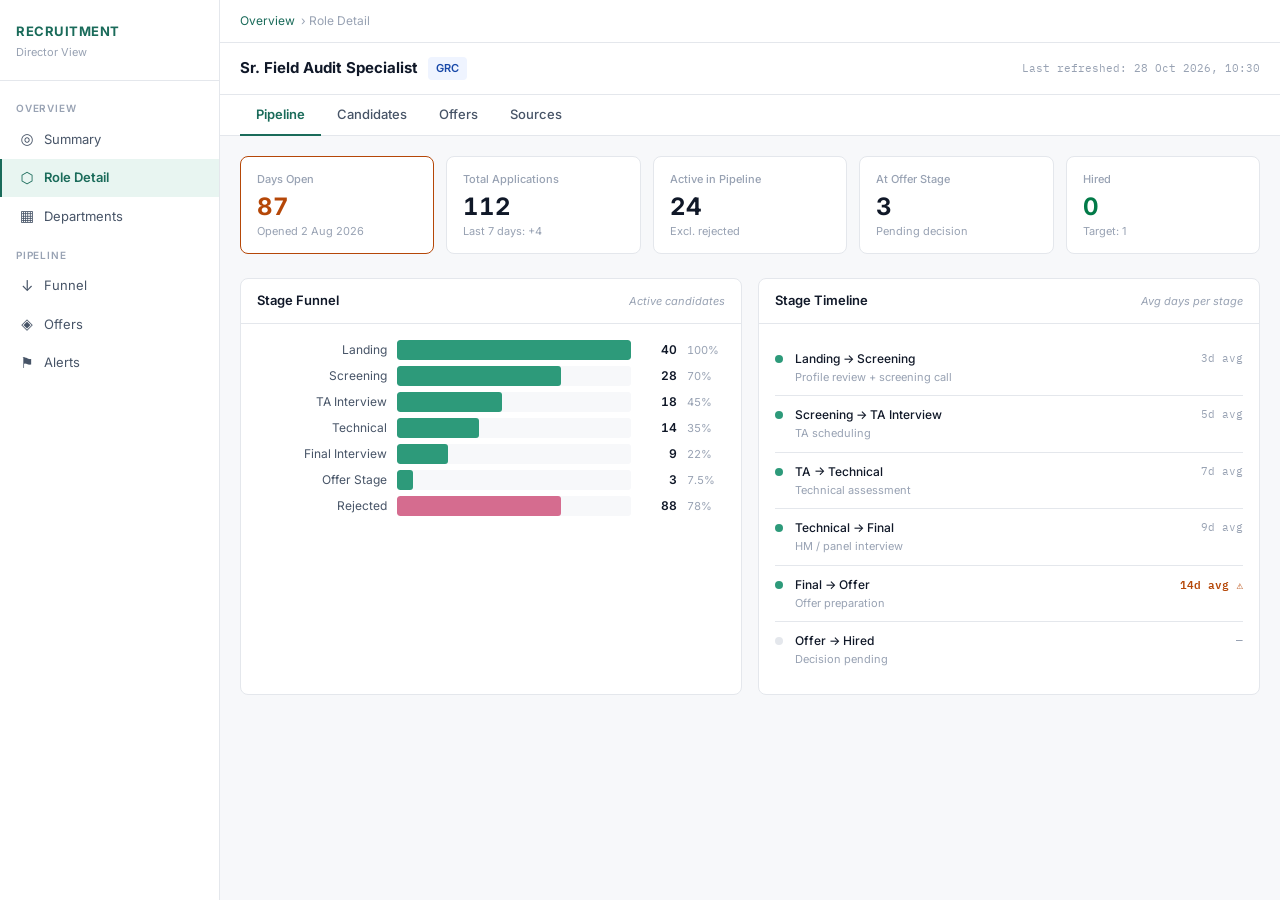
<file: media/Recruitment Detail.html>
<!doctype html><html><head><meta charset=utf8><meta name=viewport content="width=device-width,initial-scale=1,viewport-fit=cover"><style>:root{color-scheme:light;box-sizing:border-box;padding-top:env(safe-area-inset-top,0px);padding-bottom:env(safe-area-inset-bottom,0px)}html{scroll-padding-top:env(safe-area-inset-top,0px)}body{margin:0;padding:0;font:14px -apple-system,BlinkMacSystemFont,sans-serif;background:#fff;color:#000}img{max-width:100%}[hidden]:not([hidden=until-found i]){display:none!important}</style></head><body>
<title>Recruitment Detail</title>
<meta name="claude:viewport-fit-sides" content="cover">
<link rel="stylesheet" href="https://fonts.googleapis.com/css2?family=Inter:wght@400;500;600;700&family=IBM+Plex+Mono:wght@400;500&display=swap">

<style>
/* Layout: sidebar nav + main content, tabs for sub-pages */
:root {
  --bg: #F7F8FA;
  --surface: #FFFFFF;
  --border: #E4E7EC;
  --fg: #101828;
  --fg-2: #475467;
  --fg-3: #98A2B3;
  --accent: #1A6B5A;
  --accent-light: #E8F5F1;
  --accent-mid: #2D9A7A;
  --warn: #B54708;
  --warn-bg: #FEF6EE;
  --red: #C01048;
  --red-bg: #FFF1F3;
  --blue: #1849A9;
  --blue-bg: #EFF4FF;
  --amber: #B45309;
  --amber-bg: #FFFAEB;
  --green: #027A48;
  --green-bg: #ECFDF3;
  color-scheme: light;
}
@media (prefers-color-scheme: dark) {
  :root:not([data-theme="light"]) {
    --bg: #0F1217;
    --surface: #1A1F28;
    --border: #2A3142;
    --fg: #F0F4FF;
    --fg-2: #8B95A8;
    --fg-3: #4A5568;
    --accent: #2D9A7A;
    --accent-light: #0D2B23;
    --accent-mid: #3DB891;
    --warn: #E07B2A;
    --warn-bg: #1F1208;
    --red: #F06090;
    --red-bg: #1F0812;
    --blue: #6B9BF5;
    --blue-bg: #0A1430;
    --amber: #F0B429;
    --amber-bg: #1F1500;
    --green: #3ECF8E;
    --green-bg: #0A2018;
    color-scheme: dark;
  }
}
:root[data-theme="dark"] {
  --bg: #0F1217; --surface: #1A1F28; --border: #2A3142;
  --fg: #F0F4FF; --fg-2: #8B95A8; --fg-3: #4A5568;
  --accent: #2D9A7A; --accent-light: #0D2B23; --accent-mid: #3DB891;
  --warn: #E07B2A; --warn-bg: #1F1208; --red: #F06090; --red-bg: #1F0812;
  --blue: #6B9BF5; --blue-bg: #0A1430; --amber: #F0B429; --amber-bg: #1F1500;
  --green: #3ECF8E; --green-bg: #0A2018;
  color-scheme: dark;
}

*, *::before, *::after { box-sizing: border-box; margin: 0; padding: 0; }

body {
  font-family: 'Inter', system-ui, sans-serif;
  background: var(--bg);
  color: var(--fg);
  font-size: 14px;
  line-height: 1.5;
  padding-left: max(0px, env(safe-area-inset-left, 0px));
  padding-right: max(0px, env(safe-area-inset-right, 0px));
}

/* ── LAYOUT ── */
.shell {
  display: flex;
  min-height: 100vh;
}

/* Sidebar */
.sidebar {
  width: 220px;
  flex-shrink: 0;
  background: var(--surface);
  border-right: 1px solid var(--border);
  display: flex;
  flex-direction: column;
  padding: 20px 0;
  position: sticky;
  top: 0;
  height: 100vh;
  overflow-y: auto;
}
.sidebar-logo {
  padding: 0 16px 20px;
  border-bottom: 1px solid var(--border);
  margin-bottom: 8px;
}
.sidebar-logo span {
  font-size: 13px;
  font-weight: 700;
  color: var(--accent);
  letter-spacing: 0.04em;
  text-transform: uppercase;
}
.sidebar-logo .sub {
  font-size: 11px;
  color: var(--fg-3);
  font-weight: 400;
  text-transform: none;
  letter-spacing: 0;
  display: block;
  margin-top: 2px;
}
.nav-group-label {
  font-size: 10px;
  font-weight: 600;
  color: var(--fg-3);
  letter-spacing: 0.08em;
  text-transform: uppercase;
  padding: 12px 16px 4px;
}
.nav-item {
  display: flex;
  align-items: center;
  gap: 8px;
  padding: 8px 16px;
  font-size: 13px;
  color: var(--fg-2);
  cursor: pointer;
  border-radius: 0;
  transition: background 0.1s, color 0.1s;
  border-left: 2px solid transparent;
}
.nav-item:hover { background: var(--bg); color: var(--fg); }
.nav-item.active { 
  background: var(--accent-light); 
  color: var(--accent); 
  border-left-color: var(--accent);
  font-weight: 600;
}
.nav-icon { font-size: 15px; width: 18px; text-align: center; }

/* Main */
.main {
  flex: 1;
  min-width: 0;
  display: flex;
  flex-direction: column;
}

/* Top bar */
.topbar {
  background: var(--surface);
  border-bottom: 1px solid var(--border);
  padding: 14px max(20px, env(safe-area-inset-right, 0px)) 14px max(20px, env(safe-area-inset-left, 0px));
  display: flex;
  align-items: center;
  justify-content: space-between;
  gap: 12px;
  flex-wrap: wrap;
}
.page-title {
  font-size: 15px;
  font-weight: 700;
  color: var(--fg);
}
.topbar-right {
  display: flex;
  align-items: center;
  gap: 10px;
}
.badge-dept {
  font-size: 11px;
  font-weight: 600;
  padding: 3px 8px;
  border-radius: 4px;
  background: var(--blue-bg);
  color: var(--blue);
}
.refresh-label {
  font-size: 11px;
  color: var(--fg-3);
  font-family: 'IBM Plex Mono', monospace;
}

/* Tabs */
.tabs {
  display: flex;
  gap: 0;
  border-bottom: 1px solid var(--border);
  background: var(--surface);
  padding: 0 max(20px, env(safe-area-inset-left, 0px));
}
.tab {
  padding: 10px 16px;
  font-size: 13px;
  font-weight: 500;
  color: var(--fg-2);
  cursor: pointer;
  border-bottom: 2px solid transparent;
  margin-bottom: -1px;
  white-space: nowrap;
}
.tab:hover { color: var(--fg); }
.tab.active { color: var(--accent); border-bottom-color: var(--accent); font-weight: 600; }

/* Content area */
.content {
  padding: 20px max(20px, env(safe-area-inset-right, 0px)) 32px max(20px, env(safe-area-inset-left, 0px));
}
.tab-panel { display: none; }
.tab-panel.active { display: block; }

/* ── COMPONENTS ── */
.section-label {
  font-size: 11px;
  font-weight: 600;
  color: var(--fg-3);
  letter-spacing: 0.06em;
  text-transform: uppercase;
  margin-bottom: 10px;
}

/* KPI row */
.kpi-row {
  display: grid;
  grid-template-columns: repeat(auto-fit, minmax(130px, 1fr));
  gap: 12px;
  margin-bottom: 24px;
}
.kpi-card {
  background: var(--surface);
  border: 1px solid var(--border);
  border-radius: 8px;
  padding: 14px 16px;
}
.kpi-label {
  font-size: 11px;
  color: var(--fg-3);
  font-weight: 500;
  margin-bottom: 6px;
}
.kpi-value {
  font-size: 24px;
  font-weight: 700;
  color: var(--fg);
  font-variant-numeric: tabular-nums;
  line-height: 1.1;
}
.kpi-sub {
  font-size: 11px;
  color: var(--fg-3);
  margin-top: 3px;
}
.kpi-card.warn { border-color: var(--warn); }
.kpi-card.warn .kpi-value { color: var(--warn); }
.kpi-card.green .kpi-value { color: var(--green); }

/* Panel card */
.panel {
  background: var(--surface);
  border: 1px solid var(--border);
  border-radius: 8px;
  margin-bottom: 16px;
  overflow: hidden;
}
.panel-head {
  padding: 12px 16px;
  border-bottom: 1px solid var(--border);
  display: flex;
  align-items: center;
  justify-content: space-between;
  gap: 8px;
}
.panel-title {
  font-size: 13px;
  font-weight: 600;
  color: var(--fg);
}
.panel-body { padding: 16px; }

/* Funnel */
.funnel {
  display: flex;
  flex-direction: column;
  gap: 6px;
}
.funnel-row {
  display: flex;
  align-items: center;
  gap: 10px;
}
.funnel-label {
  width: 130px;
  flex-shrink: 0;
  font-size: 12px;
  color: var(--fg-2);
  text-align: right;
}
.funnel-bar-wrap {
  flex: 1;
  height: 20px;
  background: var(--bg);
  border-radius: 3px;
  overflow: hidden;
  min-width: 0;
}
.funnel-bar {
  height: 100%;
  border-radius: 3px;
  background: var(--accent-mid);
  transition: width 0.4s ease;
}
.funnel-bar.rejected { background: var(--red); opacity: 0.6; }
.funnel-count {
  width: 36px;
  flex-shrink: 0;
  font-size: 12px;
  font-weight: 600;
  color: var(--fg);
  font-variant-numeric: tabular-nums;
  text-align: right;
}
.funnel-pct {
  width: 38px;
  flex-shrink: 0;
  font-size: 11px;
  color: var(--fg-3);
  font-variant-numeric: tabular-nums;
}

/* Table */
.data-table {
  width: 100%;
  border-collapse: collapse;
  font-size: 12px;
}
.data-table th {
  text-align: left;
  font-size: 10px;
  font-weight: 600;
  letter-spacing: 0.06em;
  text-transform: uppercase;
  color: var(--fg-3);
  padding: 8px 12px;
  border-bottom: 1px solid var(--border);
  white-space: nowrap;
}
.data-table td {
  padding: 10px 12px;
  border-bottom: 1px solid var(--border);
  color: var(--fg);
  vertical-align: middle;
}
.data-table tr:last-child td { border-bottom: none; }
.data-table tr:hover td { background: var(--bg); }
.candidate-name { font-weight: 500; }
.candidate-email { font-size: 11px; color: var(--fg-3); margin-top: 1px; }

/* Chips / badges */
.chip {
  display: inline-flex;
  align-items: center;
  padding: 2px 8px;
  border-radius: 100px;
  font-size: 11px;
  font-weight: 500;
  white-space: nowrap;
}
.chip.landing { background: var(--bg); color: var(--fg-2); border: 1px solid var(--border); }
.chip.screening { background: var(--blue-bg); color: var(--blue); }
.chip.ta { background: var(--accent-light); color: var(--accent); }
.chip.technical { background: var(--blue-bg); color: var(--blue); }
.chip.final { background: var(--amber-bg); color: var(--amber); }
.chip.offer { background: var(--warn-bg); color: var(--warn); }
.chip.hired { background: var(--green-bg); color: var(--green); }
.chip.rejected { background: var(--red-bg); color: var(--red); }

.days-num {
  font-family: 'IBM Plex Mono', monospace;
  font-size: 12px;
  font-variant-numeric: tabular-nums;
}
.days-num.warn { color: var(--warn); font-weight: 600; }
.days-num.crit { color: var(--red); font-weight: 600; }

/* Two-col grid */
.two-col { display: grid; grid-template-columns: 1fr 1fr; gap: 16px; }

/* Mini timeline */
.timeline {
  display: flex;
  flex-direction: column;
  gap: 0;
}
.tl-row {
  display: flex;
  gap: 12px;
  padding: 10px 0;
  border-bottom: 1px solid var(--border);
  align-items: flex-start;
}
.tl-row:last-child { border-bottom: none; }
.tl-dot {
  width: 8px;
  height: 8px;
  border-radius: 50%;
  background: var(--accent-mid);
  margin-top: 5px;
  flex-shrink: 0;
}
.tl-dot.inactive { background: var(--border); }
.tl-content { flex: 1; min-width: 0; }
.tl-stage { font-size: 12px; font-weight: 500; }
.tl-meta { font-size: 11px; color: var(--fg-3); margin-top: 1px; }
.tl-days {
  font-size: 11px;
  font-family: 'IBM Plex Mono', monospace;
  color: var(--fg-3);
  white-space: nowrap;
}

/* Source breakdown */
.source-row {
  display: flex;
  align-items: center;
  gap: 10px;
  padding: 7px 0;
  border-bottom: 1px solid var(--border);
  font-size: 12px;
}
.source-row:last-child { border-bottom: none; }
.source-name { flex: 1; color: var(--fg-2); }
.source-bar-wrap { width: 100px; height: 6px; background: var(--bg); border-radius: 3px; flex-shrink: 0; }
.source-bar { height: 100%; border-radius: 3px; background: var(--accent-mid); }
.source-count { width: 28px; text-align: right; font-weight: 600; font-variant-numeric: tabular-nums; }

/* Offer table */
.status-pill {
  display: inline-flex;
  align-items: center;
  gap: 4px;
  padding: 3px 8px;
  border-radius: 4px;
  font-size: 11px;
  font-weight: 600;
}
.status-pill.pending { background: var(--amber-bg); color: var(--amber); }
.status-pill.accepted { background: var(--green-bg); color: var(--green); }
.status-pill.sent { background: var(--blue-bg); color: var(--blue); }

/* Empty + note */
.note {
  font-size: 11px;
  color: var(--fg-3);
  font-style: italic;
}

/* Back breadcrumb */
.breadcrumb {
  font-size: 12px;
  color: var(--fg-3);
  display: flex;
  align-items: center;
  gap: 6px;
  padding: 12px max(20px, env(safe-area-inset-left, 0px));
  border-bottom: 1px solid var(--border);
  background: var(--surface);
}
.breadcrumb span { color: var(--accent); cursor: pointer; }
.breadcrumb span:hover { text-decoration: underline; }

/* Responsive */
@media (max-width: 700px) {
  .sidebar { display: none; }
  .two-col { grid-template-columns: 1fr; }
  .funnel-label { width: 90px; font-size: 11px; }
  .kpi-value { font-size: 20px; }
}
</style>

<div class="shell">
  <!-- Sidebar -->
  <nav class="sidebar">
    <div class="sidebar-logo">
      <span>Recruitment</span>
      <span class="sub">Director View</span>
    </div>
    <span class="nav-group-label">Overview</span>
    <div class="nav-item"><span class="nav-icon">◎</span> Summary</div>
    <div class="nav-item active"><span class="nav-icon">⬡</span> Role Detail</div>
    <div class="nav-item"><span class="nav-icon">▦</span> Departments</div>
    <span class="nav-group-label">Pipeline</span>
    <div class="nav-item"><span class="nav-icon">↓</span> Funnel</div>
    <div class="nav-item"><span class="nav-icon">◈</span> Offers</div>
    <div class="nav-item"><span class="nav-icon">⚑</span> Alerts</div>
  </nav>

  <!-- Main -->
  <div class="main">
    <!-- Breadcrumb -->
    <div class="breadcrumb">
      <span>Overview</span> › Role Detail
    </div>

    <!-- Top bar -->
    <div class="topbar">
      <div style="display:flex;align-items:center;gap:10px;flex-wrap:wrap;">
        <div class="page-title">Sr. Field Audit Specialist</div>
        <div class="badge-dept">GRC</div>
      </div>
      <div class="topbar-right">
        <span class="refresh-label">Last refreshed: 28 Oct 2026, 10:30</span>
      </div>
    </div>

    <!-- Tabs -->
    <div class="tabs">
      <div class="tab active" onclick="switchTab('pipeline',this)">Pipeline</div>
      <div class="tab" onclick="switchTab('candidates',this)">Candidates</div>
      <div class="tab" onclick="switchTab('offers',this)">Offers</div>
      <div class="tab" onclick="switchTab('sources',this)">Sources</div>
    </div>

    <!-- PIPELINE TAB -->
    <div class="content">
      <div class="tab-panel active" id="tab-pipeline">
        <!-- KPIs -->
        <div class="kpi-row">
          <div class="kpi-card warn">
            <div class="kpi-label">Days Open</div>
            <div class="kpi-value">87</div>
            <div class="kpi-sub">Opened 2 Aug 2026</div>
          </div>
          <div class="kpi-card">
            <div class="kpi-label">Total Applications</div>
            <div class="kpi-value">112</div>
            <div class="kpi-sub">Last 7 days: +4</div>
          </div>
          <div class="kpi-card">
            <div class="kpi-label">Active in Pipeline</div>
            <div class="kpi-value">24</div>
            <div class="kpi-sub">Excl. rejected</div>
          </div>
          <div class="kpi-card">
            <div class="kpi-label">At Offer Stage</div>
            <div class="kpi-value">3</div>
            <div class="kpi-sub">Pending decision</div>
          </div>
          <div class="kpi-card green">
            <div class="kpi-label">Hired</div>
            <div class="kpi-value">0</div>
            <div class="kpi-sub">Target: 1</div>
          </div>
        </div>

        <!-- Funnel + stage history -->
        <div class="two-col">
          <div class="panel">
            <div class="panel-head">
              <span class="panel-title">Stage Funnel</span>
              <span class="note">Active candidates</span>
            </div>
            <div class="panel-body">
              <div class="funnel">
                <div class="funnel-row">
                  <span class="funnel-label">Landing</span>
                  <div class="funnel-bar-wrap"><div class="funnel-bar" style="width:100%"></div></div>
                  <span class="funnel-count">40</span>
                  <span class="funnel-pct">100%</span>
                </div>
                <div class="funnel-row">
                  <span class="funnel-label">Screening</span>
                  <div class="funnel-bar-wrap"><div class="funnel-bar" style="width:70%"></div></div>
                  <span class="funnel-count">28</span>
                  <span class="funnel-pct">70%</span>
                </div>
                <div class="funnel-row">
                  <span class="funnel-label">TA Interview</span>
                  <div class="funnel-bar-wrap"><div class="funnel-bar" style="width:45%"></div></div>
                  <span class="funnel-count">18</span>
                  <span class="funnel-pct">45%</span>
                </div>
                <div class="funnel-row">
                  <span class="funnel-label">Technical</span>
                  <div class="funnel-bar-wrap"><div class="funnel-bar" style="width:35%"></div></div>
                  <span class="funnel-count">14</span>
                  <span class="funnel-pct">35%</span>
                </div>
                <div class="funnel-row">
                  <span class="funnel-label">Final Interview</span>
                  <div class="funnel-bar-wrap"><div class="funnel-bar" style="width:22%"></div></div>
                  <span class="funnel-count">9</span>
                  <span class="funnel-pct">22%</span>
                </div>
                <div class="funnel-row">
                  <span class="funnel-label">Offer Stage</span>
                  <div class="funnel-bar-wrap"><div class="funnel-bar" style="width:7%"></div></div>
                  <span class="funnel-count">3</span>
                  <span class="funnel-pct">7.5%</span>
                </div>
                <div class="funnel-row">
                  <span class="funnel-label">Rejected</span>
                  <div class="funnel-bar-wrap"><div class="funnel-bar rejected" style="width:70%"></div></div>
                  <span class="funnel-count">88</span>
                  <span class="funnel-pct">78%</span>
                </div>
              </div>
            </div>
          </div>

          <div class="panel">
            <div class="panel-head">
              <span class="panel-title">Stage Timeline</span>
              <span class="note">Avg days per stage</span>
            </div>
            <div class="panel-body">
              <div class="timeline">
                <div class="tl-row">
                  <div class="tl-dot"></div>
                  <div class="tl-content">
                    <div class="tl-stage">Landing → Screening</div>
                    <div class="tl-meta">Profile review + screening call</div>
                  </div>
                  <span class="tl-days">3d avg</span>
                </div>
                <div class="tl-row">
                  <div class="tl-dot"></div>
                  <div class="tl-content">
                    <div class="tl-stage">Screening → TA Interview</div>
                    <div class="tl-meta">TA scheduling</div>
                  </div>
                  <span class="tl-days">5d avg</span>
                </div>
                <div class="tl-row">
                  <div class="tl-dot"></div>
                  <div class="tl-content">
                    <div class="tl-stage">TA → Technical</div>
                    <div class="tl-meta">Technical assessment</div>
                  </div>
                  <span class="tl-days">7d avg</span>
                </div>
                <div class="tl-row">
                  <div class="tl-dot"></div>
                  <div class="tl-content">
                    <div class="tl-stage">Technical → Final</div>
                    <div class="tl-meta">HM / panel interview</div>
                  </div>
                  <span class="tl-days">9d avg</span>
                </div>
                <div class="tl-row">
                  <div class="tl-dot"></div>
                  <div class="tl-content">
                    <div class="tl-stage">Final → Offer</div>
                    <div class="tl-meta">Offer preparation</div>
                  </div>
                  <span class="tl-days" style="color:var(--warn);font-weight:600;">14d avg ⚠</span>
                </div>
                <div class="tl-row">
                  <div class="tl-dot inactive"></div>
                  <div class="tl-content">
                    <div class="tl-stage">Offer → Hired</div>
                    <div class="tl-meta">Decision pending</div>
                  </div>
                  <span class="tl-days">—</span>
                </div>
              </div>
            </div>
          </div>
        </div>
      </div>

      <!-- CANDIDATES TAB -->
      <div class="tab-panel" id="tab-candidates">
        <div class="panel">
          <div class="panel-head">
            <span class="panel-title">Active Candidates</span>
            <span class="note">24 active · sorted by days in stage</span>
          </div>
          <div style="overflow-x:auto;">
            <table class="data-table">
              <thead>
                <tr>
                  <th>Candidate</th>
                  <th>Current Stage</th>
                  <th>Days in Stage</th>
                  <th>Source</th>
                  <th>Recruiter</th>
                </tr>
              </thead>
              <tbody>
                <tr>
                  <td><div class="candidate-name">Ahmed Kamal</div><div class="candidate-email">ahmed.k@gmail.com</div></td>
                  <td><span class="chip offer">Offer Stage</span></td>
                  <td><span class="days-num crit">18d</span></td>
                  <td>LinkedIn</td>
                  <td>Sara M.</td>
                </tr>
                <tr>
                  <td><div class="candidate-name">Nour Hassan</div><div class="candidate-email">nour.h@outlook.com</div></td>
                  <td><span class="chip offer">Offer Stage</span></td>
                  <td><span class="days-num warn">12d</span></td>
                  <td>Referral</td>
                  <td>Sara M.</td>
                </tr>
                <tr>
                  <td><div class="candidate-name">Mohamed Adel</div><div class="candidate-email">m.adel@yahoo.com</div></td>
                  <td><span class="chip final">Final Interview</span></td>
                  <td><span class="days-num warn">9d</span></td>
                  <td>Indeed</td>
                  <td>Sara M.</td>
                </tr>
                <tr>
                  <td><div class="candidate-name">Rana Ibrahim</div><div class="candidate-email">rana.i@gmail.com</div></td>
                  <td><span class="chip technical">Technical</span></td>
                  <td><span class="days-num">6d</span></td>
                  <td>LinkedIn</td>
                  <td>Sara M.</td>
                </tr>
                <tr>
                  <td><div class="candidate-name">Youssef Ali</div><div class="candidate-email">y.ali@gmail.com</div></td>
                  <td><span class="chip ta">TA Interview</span></td>
                  <td><span class="days-num">4d</span></td>
                  <td>Website</td>
                  <td>Sara M.</td>
                </tr>
                <tr>
                  <td><div class="candidate-name">Dina Mostafa</div><div class="candidate-email">dina.m@gmail.com</div></td>
                  <td><span class="chip screening">Screening</span></td>
                  <td><span class="days-num">2d</span></td>
                  <td>LinkedIn</td>
                  <td>Sara M.</td>
                </tr>
              </tbody>
            </table>
          </div>
        </div>
      </div>

      <!-- OFFERS TAB -->
      <div class="tab-panel" id="tab-offers">
        <div class="kpi-row" style="margin-bottom:20px;">
          <div class="kpi-card">
            <div class="kpi-label">Offers Sent</div>
            <div class="kpi-value">3</div>
          </div>
          <div class="kpi-card green">
            <div class="kpi-label">Accepted</div>
            <div class="kpi-value">0</div>
          </div>
          <div class="kpi-card warn">
            <div class="kpi-label">Pending Decision</div>
            <div class="kpi-value">3</div>
          </div>
          <div class="kpi-card">
            <div class="kpi-label">Avg Days to Decide</div>
            <div class="kpi-value">—</div>
          </div>
        </div>
        <div class="panel">
          <div class="panel-head"><span class="panel-title">Offer Decisions</span></div>
          <div style="overflow-x:auto;">
            <table class="data-table">
              <thead>
                <tr>
                  <th>Candidate</th>
                  <th>Offer Date</th>
                  <th>Days Pending</th>
                  <th>Status</th>
                  <th>Offer Amount</th>
                </tr>
              </thead>
              <tbody>
                <tr>
                  <td><div class="candidate-name">Ahmed Kamal</div></td>
                  <td>10 Oct 2026</td>
                  <td><span class="days-num crit">18d</span></td>
                  <td><span class="status-pill pending">⏳ Pending</span></td>
                  <td>—</td>
                </tr>
                <tr>
                  <td><div class="candidate-name">Nour Hassan</div></td>
                  <td>16 Oct 2026</td>
                  <td><span class="days-num warn">12d</span></td>
                  <td><span class="status-pill sent">✉ Sent</span></td>
                  <td>—</td>
                </tr>
                <tr>
                  <td><div class="candidate-name">Layla Samir</div></td>
                  <td>22 Oct 2026</td>
                  <td><span class="days-num">6d</span></td>
                  <td><span class="status-pill sent">✉ Sent</span></td>
                  <td>—</td>
                </tr>
              </tbody>
            </table>
          </div>
        </div>
      </div>

      <!-- SOURCES TAB -->
      <div class="tab-panel" id="tab-sources">
        <div class="two-col">
          <div class="panel">
            <div class="panel-head"><span class="panel-title">Application Sources</span></div>
            <div class="panel-body">
              <div class="source-row">
                <span class="source-name">LinkedIn</span>
                <div class="source-bar-wrap"><div class="source-bar" style="width:90%"></div></div>
                <span class="source-count">54</span>
              </div>
              <div class="source-row">
                <span class="source-name">Indeed</span>
                <div class="source-bar-wrap"><div class="source-bar" style="width:30%"></div></div>
                <span class="source-count">18</span>
              </div>
              <div class="source-row">
                <span class="source-name">Referral</span>
                <div class="source-bar-wrap"><div class="source-bar" style="width:22%"></div></div>
                <span class="source-count">13</span>
              </div>
              <div class="source-row">
                <span class="source-name">Website</span>
                <div class="source-bar-wrap"><div class="source-bar" style="width:15%"></div></div>
                <span class="source-count">9</span>
              </div>
              <div class="source-row">
                <span class="source-name">Other</span>
                <div class="source-bar-wrap"><div class="source-bar" style="width:10%"></div></div>
                <span class="source-count">6</span>
              </div>
            </div>
          </div>
          <div class="panel">
            <div class="panel-head"><span class="panel-title">Quality by Source</span></div>
            <div class="panel-body">
              <div style="overflow-x:auto;">
                <table class="data-table">
                  <thead>
                    <tr>
                      <th>Source</th>
                      <th>Applied</th>
                      <th>Reached Final</th>
                      <th>Conv. %</th>
                    </tr>
                  </thead>
                  <tbody>
                    <tr><td>Referral</td><td>13</td><td>5</td><td style="color:var(--green);font-weight:600;">38%</td></tr>
                    <tr><td>LinkedIn</td><td>54</td><td>12</td><td>22%</td></tr>
                    <tr><td>Website</td><td>9</td><td>1</td><td>11%</td></tr>
                    <tr><td>Indeed</td><td>18</td><td>1</td><td style="color:var(--red);">5%</td></tr>
                  </tbody>
                </table>
              </div>
            </div>
          </div>
        </div>
      </div>
    </div>
  </div>
</div>

<script>
function switchTab(id, el) {
  document.querySelectorAll('.tab').forEach(t => t.classList.remove('active'));
  document.querySelectorAll('.tab-panel').forEach(p => p.classList.remove('active'));
  el.classList.add('active');
  document.getElementById('tab-' + id).classList.add('active');
}
</script>

</body></html>
</file>
